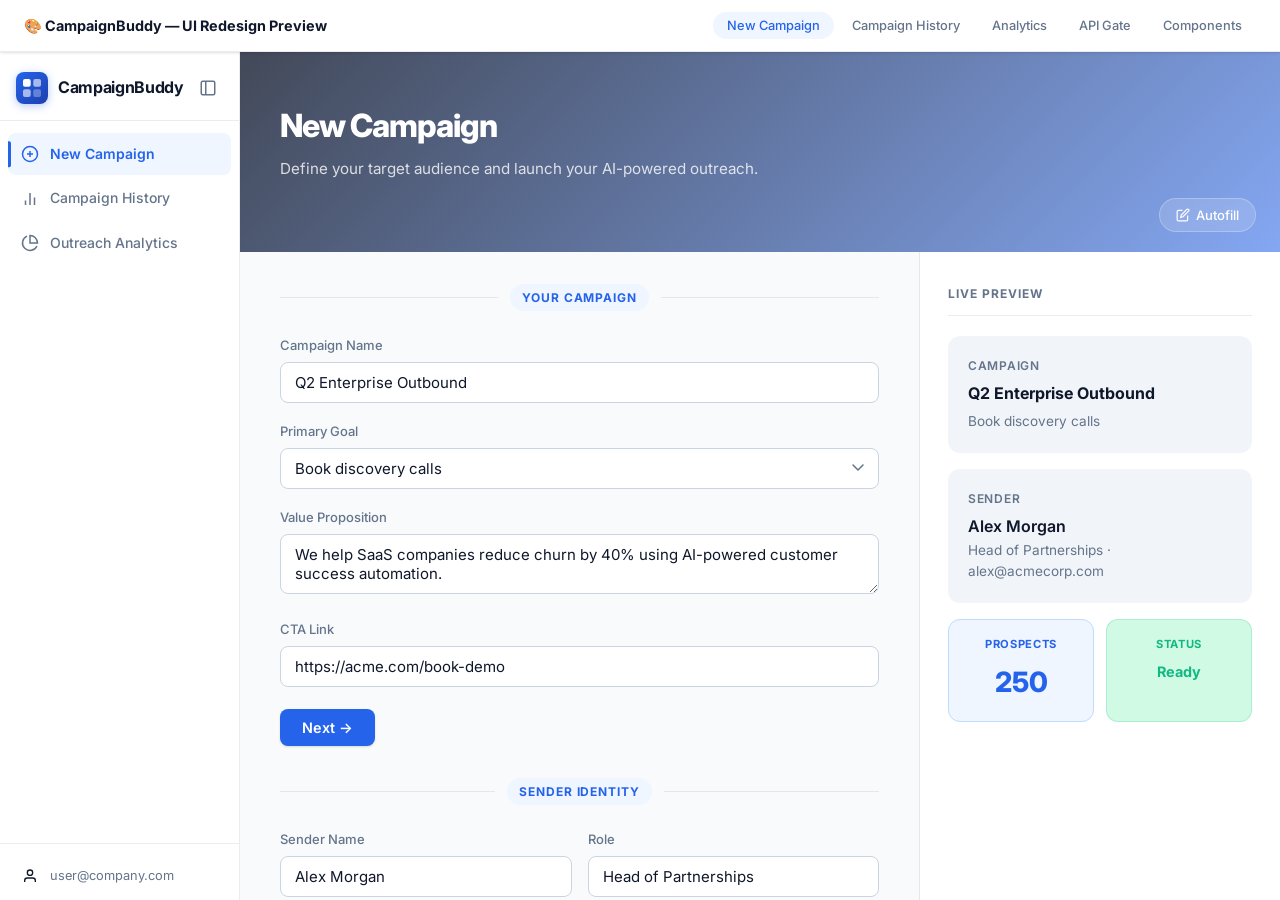
<file: new.html>
<!DOCTYPE html>
<html lang="en">
<head>
<meta charset="UTF-8"/>
<meta name="viewport" content="width=device-width, initial-scale=1.0"/>
<title>CampaignBuddy — UI Redesign Preview</title>
<link rel="preconnect" href="https://fonts.googleapis.com"/>
<link rel="preconnect" href="https://fonts.gstatic.com" crossorigin/>
<link href="https://fonts.googleapis.com/css2?family=Inter:wght@300;400;500;600;700;800&display=swap" rel="stylesheet"/>
<style>
:root {
  --primary: #2563eb; --primary-hover: #1d4ed8; --primary-light: #eff6ff; --primary-mid: #bfdbfe;
  --charcoal: #0f172a; --charcoal-80: rgba(15,23,42,.80); --charcoal-20: rgba(15,23,42,.20); --charcoal-08: rgba(15,23,42,.08);
  --slate: #64748b; --slate-light: #94a3b8; --slate-lighter: #cbd5e1;
  --white: #ffffff; --bg-main: #f8fafc; --warm-stone: #f1f5f9; --surface-2: #e2e8f0;
  --success: #10b981; --success-light: #d1fae5; --warning: #f59e0b; --warning-light: #fef3c7;
  --danger: #ef4444; --danger-light: #fee2e2;
  --font-sans: 'Inter', -apple-system, sans-serif;
  --radius-xs: 4px; --radius-sm: 8px; --radius-md: 12px; --radius-lg: 16px; --radius-xl: 24px; --radius-full: 9999px;
  --shadow-sm: 0 1px 3px rgba(0,0,0,.08), 0 1px 2px rgba(0,0,0,.06);
  --shadow-md: 0 4px 6px -1px rgba(0,0,0,.08), 0 2px 4px -1px rgba(0,0,0,.05);
  --shadow-lg: 0 10px 15px -3px rgba(0,0,0,.08), 0 4px 6px -2px rgba(0,0,0,.04);
  --shadow-xl: 0 20px 25px -5px rgba(0,0,0,.08), 0 10px 10px -5px rgba(0,0,0,.03);
  --transition-fast: 0.15s cubic-bezier(.4,0,.2,1);
}
*, *::before, *::after { box-sizing: border-box; }
html { scroll-behavior: smooth; }
body { font-family: var(--font-sans); background: var(--bg-main); color: var(--charcoal); line-height: 1.6; margin: 0; -webkit-font-smoothing: antialiased; }
a { text-decoration: none; color: inherit; }

/* ── Preview Layout ── */
.preview-wrapper { display: flex; height: 100vh; overflow: hidden; }

/* ── Sidebar ── */
.sidebar { width: 240px; min-width: 240px; height: 100vh; background: var(--white); border-right: 1px solid var(--charcoal-08); display: flex; flex-direction: column; box-shadow: var(--shadow-sm); }
.sidebar-header { display: flex; align-items: center; justify-content: space-between; padding: 20px 16px 16px; border-bottom: 1px solid var(--charcoal-08); min-height: 64px; }
.sidebar-logo { display: flex; align-items: center; gap: 10px; }
.logo-icon-dark { width: 32px; height: 32px; background: linear-gradient(135deg, var(--primary) 0%, #1e40af 100%); border-radius: var(--radius-sm); display: flex; align-items: center; justify-content: center; box-shadow: 0 2px 8px rgba(37,99,235,.35); }
.logo-icon-dark svg { display: block; }
.sidebar-logo-text { font-size: 1rem; font-weight: 700; color: var(--charcoal); letter-spacing: -.02em; }
.collapse-btn { background: transparent; border: none; padding: 6px; border-radius: var(--radius-xs); color: var(--slate); cursor: pointer; display: flex; align-items: center; transition: background var(--transition-fast); }
.collapse-btn:hover { background: var(--warm-stone); }
.sidebar-nav { flex: 1; padding: 12px 8px; display: flex; flex-direction: column; gap: 2px; }
.nav-item { display: flex; align-items: center; gap: 10px; padding: 10px 12px; border-radius: var(--radius-sm); color: var(--slate); font-size: .875rem; font-weight: 500; transition: all var(--transition-fast); position: relative; cursor: pointer; }
.nav-item:hover { background: var(--warm-stone); color: var(--primary); }
.nav-item.active { background: var(--primary-light); color: var(--primary); font-weight: 600; }
.nav-item .active-bar { position: absolute; left: 0; top: 50%; transform: translateY(-50%); width: 3px; height: 60%; background: var(--primary); border-radius: 0 2px 2px 0; opacity: 0; }
.nav-item.active .active-bar { opacity: 1; }
.nav-icon { width: 20px; height: 20px; display: flex; align-items: center; justify-content: center; flex-shrink: 0; }
.sidebar-footer { padding: 12px 8px 16px; border-top: 1px solid var(--charcoal-08); }
.user-row { display: flex; align-items: center; gap: 10px; padding: 10px 12px; }
.user-email { font-size: .8rem; color: var(--slate); }
.logout-btn { display: flex; align-items: center; gap: 10px; padding: 10px 12px; border-radius: var(--radius-sm); background: transparent; border: none; color: var(--slate); font-size: .875rem; font-weight: 500; width: 100%; cursor: pointer; transition: all var(--transition-fast); }
.logout-btn:hover { background: var(--danger-light); color: var(--danger); }

/* ── Main ── */
.main { flex: 1; overflow-y: auto; background: var(--bg-main); }

/* ── Parallax Header ── */
.parallax-header { position: relative; height: 200px; overflow: hidden; }
.parallax-bg { position: absolute; inset: 0; background-size: cover; background-position: center; }
.parallax-overlay { position: absolute; inset: 0; background: linear-gradient(135deg, rgba(15,23,42,.78) 0%, rgba(37,99,235,.55) 100%); }
.parallax-content { position: relative; z-index: 2; padding: 48px 40px 32px; }
.parallax-title { font-size: 2rem; font-weight: 800; color: white; margin: 0 0 6px; letter-spacing: -.03em; }
.parallax-subtitle { color: rgba(255,255,255,.8); font-size: .95rem; margin: 0; }
.autofill-btn { position: absolute; bottom: 20px; right: 24px; z-index: 3; display: inline-flex; align-items: center; gap: 6px; padding: 8px 16px; background: rgba(255,255,255,.15); backdrop-filter: blur(8px); color: white; border: 1px solid rgba(255,255,255,.25); border-radius: var(--radius-full); font-size: .8125rem; font-weight: 500; cursor: pointer; transition: all var(--transition-fast); font-family: var(--font-sans); }
.autofill-btn:hover { background: rgba(255,255,255,.28); }

/* ── Wizard Layout ── */
.wizard-layout { display: grid; grid-template-columns: 1fr 360px; min-height: calc(100vh - 200px); }
.wizard-form { padding: 32px 40px; border-right: 1px solid var(--charcoal-08); }
.wizard-preview { background: var(--white); padding: 32px 28px; }

/* ── Section Divider ── */
.section-divider { display: flex; align-items: center; gap: 12px; margin-bottom: 24px; }
.section-divider::before, .section-divider::after { content: ''; flex: 1; height: 1px; background: var(--charcoal-08); }
.section-label { font-size: .75rem; font-weight: 700; color: var(--primary); text-transform: uppercase; letter-spacing: .08em; padding: 4px 12px; background: var(--primary-light); border-radius: var(--radius-full); white-space: nowrap; }

/* ── Form Fields ── */
.form-field { margin-bottom: 18px; }
.form-field label { display: block; font-size: .8125rem; font-weight: 500; color: var(--slate); margin-bottom: 6px; }
.form-field input, .form-field select, .form-field textarea {
  width: 100%; padding: 10px 14px; border: 1px solid var(--slate-lighter); border-radius: var(--radius-sm);
  font-family: var(--font-sans); font-size: .9375rem; color: var(--charcoal); background: var(--white);
  transition: border-color var(--transition-fast), box-shadow var(--transition-fast); box-sizing: border-box;
}
.form-field input:focus, .form-field select:focus, .form-field textarea:focus { outline: none; border-color: var(--primary); box-shadow: 0 0 0 3px var(--primary-light); }
.form-field input::placeholder { color: var(--slate-light); }
.form-field select { appearance: none; background-image: url("data:image/svg+xml,%3Csvg xmlns='http://www.w3.org/2000/svg' width='12' height='8' viewBox='0 0 12 8'%3E%3Cpath d='M1 1l5 5 5-5' stroke='%2364748b' stroke-width='1.5' fill='none' stroke-linecap='round' stroke-linejoin='round'/%3E%3C/svg%3E"); background-repeat: no-repeat; background-position: right 14px center; padding-right: 36px; }
.form-row-2 { display: grid; grid-template-columns: 1fr 1fr; gap: 16px; }

/* ── Buttons ── */
.btn-primary { display: inline-flex; align-items: center; gap: 6px; padding: 10px 22px; background: var(--primary); color: white; border: none; border-radius: var(--radius-sm); font-weight: 600; font-size: .9rem; cursor: pointer; transition: all var(--transition-fast); box-shadow: var(--shadow-sm); font-family: var(--font-sans); }
.btn-primary:hover { background: var(--primary-hover); transform: translateY(-1px); box-shadow: var(--shadow-md); }
.btn-secondary { display: inline-flex; align-items: center; gap: 6px; padding: 10px 22px; background: var(--white); color: var(--slate); border: 1px solid var(--slate-lighter); border-radius: var(--radius-sm); font-weight: 500; font-size: .9rem; cursor: pointer; transition: all var(--transition-fast); font-family: var(--font-sans); }
.btn-secondary:hover { background: var(--warm-stone); color: var(--charcoal); }
.btn-launch { display: inline-flex; align-items: center; gap: 10px; padding: 14px 36px; background: linear-gradient(135deg, var(--primary) 0%, #1e40af 100%); color: white; border: none; border-radius: var(--radius-sm); font-weight: 700; font-size: 1rem; cursor: pointer; transition: all var(--transition-fast); box-shadow: 0 4px 14px rgba(37,99,235,.4); font-family: var(--font-sans); }
.btn-launch:hover { transform: translateY(-2px); box-shadow: 0 8px 20px rgba(37,99,235,.45); }
.btn-pill { display: inline-flex; align-items: center; gap: 6px; padding: 8px 18px; background: var(--primary-light); color: var(--primary); border: 1px solid var(--primary-mid); border-radius: var(--radius-full); font-size: .8125rem; font-weight: 600; cursor: pointer; transition: all var(--transition-fast); font-family: var(--font-sans); }
.btn-pill:hover { background: var(--primary); color: white; }

/* ── Report Header ── */
.report-header { padding: 32px 40px 24px; background: var(--white); border-bottom: 1px solid var(--charcoal-08); }
.report-title-row { display: flex; align-items: center; justify-content: space-between; gap: 16px; }
.report-title { font-size: 1.75rem; font-weight: 800; color: var(--charcoal); margin: 0 0 6px; letter-spacing: -.03em; }
.title-underline { width: 40px; height: 3px; background: linear-gradient(90deg, var(--primary), #60a5fa); border-radius: var(--radius-full); }
.breadcrumb-back { display: inline-flex; align-items: center; gap: 6px; font-size: .8125rem; font-weight: 500; color: var(--slate); margin-bottom: 16px; cursor: pointer; }
.breadcrumb-back:hover { color: var(--primary); }
.back-arrow { display: flex; align-items: center; width: 24px; height: 24px; border-radius: var(--radius-xs); background: var(--warm-stone); justify-content: center; }

/* ── Table ── */
.table-section { padding: 24px 40px 40px; }
.table-wrap { background: var(--white); border-radius: var(--radius-md); border: 1px solid var(--charcoal-08); box-shadow: var(--shadow-sm); overflow: hidden; }
.campaign-table { width: 100%; border-collapse: collapse; }
.campaign-table thead th { background: var(--warm-stone); color: var(--slate); font-size: .75rem; font-weight: 700; text-transform: uppercase; letter-spacing: .07em; padding: 14px 20px; text-align: left; border-bottom: 1px solid var(--charcoal-08); }
.campaign-table tbody td { padding: 16px 20px; font-size: .9rem; color: var(--charcoal); border-bottom: 1px solid var(--charcoal-08); vertical-align: middle; }
.campaign-table tbody tr:last-child td { border-bottom: none; }
.campaign-table tbody tr:hover { background: var(--bg-main); }

/* ── Realtime Badge ── */
.realtime-badge { display: inline-flex; align-items: center; gap: 6px; padding: 5px 12px; border-radius: var(--radius-full); font-size: .75rem; font-weight: 600; background: var(--success-light); color: var(--success); border: 1px solid rgba(16,185,129,.2); }
.realtime-dot { width: 7px; height: 7px; border-radius: 50%; background: var(--success); animation: pulse 2s infinite; }
@keyframes pulse { 0%,100%{opacity:1;transform:scale(1)} 50%{opacity:.6;transform:scale(1.3)} }

/* ── Stat Cards ── */
.stats-grid { display: grid; grid-template-columns: repeat(auto-fit, minmax(160px, 1fr)); gap: 16px; padding: 24px 40px; }
.stat-card { background: var(--white); border-radius: var(--radius-md); border: 1px solid var(--charcoal-08); box-shadow: var(--shadow-sm); padding: 24px 20px; text-align: center; transition: all var(--transition-fast); }
.stat-card:hover { box-shadow: var(--shadow-md); transform: translateY(-2px); border-color: var(--primary-mid); }
.stat-label { font-size: .75rem; font-weight: 600; text-transform: uppercase; letter-spacing: .06em; color: var(--slate); margin-bottom: 8px; }
.stat-value { font-size: 2rem; font-weight: 800; color: var(--charcoal); letter-spacing: -.03em; line-height: 1; }

/* ── SendGrid Gate ── */
.sg-gate { min-height: 100vh; display: flex; align-items: center; justify-content: center; padding: 32px; }
.sg-card { background: var(--white); border-radius: var(--radius-xl); box-shadow: var(--shadow-xl); border: 1px solid var(--charcoal-08); padding: 48px 40px; max-width: 480px; width: 100%; text-align: center; }
.sg-card h2 { font-size: 1.5rem; font-weight: 700; color: var(--charcoal); margin-bottom: 10px; letter-spacing: -.02em; }
.sg-card p { color: var(--slate); font-size: .95rem; margin-bottom: 28px; }
.sg-btns { display: flex; gap: 12px; justify-content: center; }
.sg-yes { padding: 12px 28px; background: var(--primary); color: white; border: none; border-radius: var(--radius-sm); font-weight: 600; font-size: .95rem; cursor: pointer; transition: all var(--transition-fast); box-shadow: var(--shadow-sm); font-family: var(--font-sans); }
.sg-yes:hover { background: var(--primary-hover); transform: translateY(-1px); }
.sg-no { padding: 12px 28px; background: var(--white); color: var(--slate); border: 1px solid var(--slate-lighter); border-radius: var(--radius-sm); font-weight: 600; font-size: .95rem; cursor: pointer; transition: all var(--transition-fast); font-family: var(--font-sans); }
.sg-no:hover { background: var(--warm-stone); }

/* ── Modal ── */
.modal-overlay { position: fixed; inset: 0; background: rgba(15,23,42,.5); backdrop-filter: blur(4px); z-index: 1000; display: flex; align-items: center; justify-content: center; padding: 24px; }
.modal { background: var(--white); border-radius: var(--radius-xl); box-shadow: var(--shadow-xl); padding: 40px; max-width: 440px; width: 100%; text-align: center; }
.modal-title { font-size: 1.25rem; font-weight: 700; color: var(--charcoal); margin-bottom: 12px; }
.modal-body { color: var(--slate); font-size: .9375rem; line-height: 1.6; margin-bottom: 28px; }
.modal-actions { display: flex; align-items: center; justify-content: center; gap: 12px; }
.check-circle { width: 64px; height: 64px; border-radius: 50%; background: var(--primary-light); display: flex; align-items: center; justify-content: center; margin: 0 auto 20px; border: 2px solid var(--primary-mid); }

/* ── Toast ── */
.toast { display: flex; align-items: flex-start; gap: 12px; padding: 14px 18px; background: var(--white); border-radius: var(--radius-md); box-shadow: var(--shadow-xl); border: 1px solid var(--charcoal-08); min-width: 300px; }
.toast.success { border-left: 4px solid var(--success); }
.toast.error { border-left: 4px solid var(--danger); }
.toast.info { border-left: 4px solid var(--primary); }
.toast-title { font-weight: 600; font-size: .9rem; margin-bottom: 2px; }
.toast-message { font-size: .85rem; color: var(--slate); }

/* ── Preview Sections ── */
.preview-section { padding: 40px; border-bottom: 1px solid var(--charcoal-08); }
.preview-section:last-child { border-bottom: none; }
.preview-section-title { font-size: 1.125rem; font-weight: 700; color: var(--charcoal); margin-bottom: 8px; }
.preview-section-desc { font-size: .875rem; color: var(--slate); margin-bottom: 24px; }
.component-row { display: flex; flex-wrap: wrap; gap: 12px; align-items: center; }

/* ── Color Palette ── */
.palette { display: flex; gap: 12px; flex-wrap: wrap; }
.swatch { display: flex; flex-direction: column; align-items: center; gap: 8px; }
.swatch-color { width: 56px; height: 56px; border-radius: var(--radius-sm); box-shadow: var(--shadow-sm); }
.swatch-label { font-size: .7rem; font-weight: 600; color: var(--slate); text-align: center; }

/* ── Scrollbar ── */
::-webkit-scrollbar { width: 6px; }
::-webkit-scrollbar-track { background: transparent; }
::-webkit-scrollbar-thumb { background: var(--slate-lighter); border-radius: 3px; }
::-webkit-scrollbar-thumb:hover { background: var(--slate-light); }

/* ── Page nav ── */
.page-nav { position: fixed; top: 0; left: 0; right: 0; z-index: 500; background: var(--white); border-bottom: 1px solid var(--charcoal-08); padding: 12px 24px; display: flex; align-items: center; justify-content: space-between; box-shadow: var(--shadow-sm); }
.page-nav-title { font-weight: 700; font-size: .9rem; color: var(--charcoal); }
.page-nav-tabs { display: flex; gap: 4px; }
.page-tab { padding: 6px 14px; border-radius: var(--radius-full); font-size: .8rem; font-weight: 500; cursor: pointer; border: none; background: transparent; color: var(--slate); transition: all var(--transition-fast); font-family: var(--font-sans); }
.page-tab.active, .page-tab:hover { background: var(--primary-light); color: var(--primary); }
.page-content { margin-top: 52px; }

/* ── Screens ── */
.screen { display: none; }
.screen.active { display: block; }
</style>
</head>
<body>

<!-- Top Navigation for Preview -->
<nav class="page-nav">
  <span class="page-nav-title">🎨 CampaignBuddy — UI Redesign Preview</span>
  <div class="page-nav-tabs">
    <button class="page-tab active" onclick="showScreen('screen-new-campaign')">New Campaign</button>
    <button class="page-tab" onclick="showScreen('screen-history')">Campaign History</button>
    <button class="page-tab" onclick="showScreen('screen-analytics')">Analytics</button>
    <button class="page-tab" onclick="showScreen('screen-gate')">API Gate</button>
    <button class="page-tab" onclick="showScreen('screen-components')">Components</button>
  </div>
</nav>

<div class="page-content">

  <!-- ── Screen 1: New Campaign ── -->
  <div id="screen-new-campaign" class="screen active">
    <div class="preview-wrapper" style="height: calc(100vh - 52px);">
      <!-- Sidebar -->
      <div class="sidebar">
        <div class="sidebar-header">
          <div class="sidebar-logo">
            <div class="logo-icon-dark">
              <svg width="18" height="18" viewBox="0 0 28 28" fill="none">
                <rect width="12" height="12" rx="3" fill="white"/>
                <rect x="16" width="12" height="12" rx="3" fill="white" opacity="0.6"/>
                <rect y="16" width="12" height="12" rx="3" fill="white" opacity="0.6"/>
                <rect x="16" y="16" width="12" height="12" rx="3" fill="white" opacity="0.3"/>
              </svg>
            </div>
            <span class="sidebar-logo-text">CampaignBuddy</span>
          </div>
          <button class="collapse-btn">
            <svg width="18" height="18" viewBox="0 0 24 24" fill="none" stroke="currentColor" stroke-width="2"><rect x="3" y="3" width="18" height="18" rx="2"/><path d="M9 3v18"/></svg>
          </button>
        </div>
        <nav class="sidebar-nav">
          <div class="nav-item active">
            <span class="nav-icon"><svg width="18" height="18" viewBox="0 0 24 24" fill="none" stroke="currentColor" stroke-width="2"><circle cx="12" cy="12" r="10"/><line x1="12" y1="8" x2="12" y2="16"/><line x1="8" y1="12" x2="16" y2="12"/></svg></span>
            <span>New Campaign</span>
            <span class="active-bar"></span>
          </div>
          <div class="nav-item">
            <span class="nav-icon"><svg width="18" height="18" viewBox="0 0 24 24" fill="none" stroke="currentColor" stroke-width="2"><line x1="18" y1="20" x2="18" y2="10"/><line x1="12" y1="20" x2="12" y2="4"/><line x1="6" y1="20" x2="6" y2="14"/></svg></span>
            <span>Campaign History</span>
          </div>
          <div class="nav-item">
            <span class="nav-icon"><svg width="18" height="18" viewBox="0 0 24 24" fill="none" stroke="currentColor" stroke-width="2"><path d="M21.21 15.89A10 10 0 1 1 8 2.83"/><path d="M22 12A10 10 0 0 0 12 2v10z"/></svg></span>
            <span>Outreach Analytics</span>
          </div>
        </nav>
        <div class="sidebar-footer">
          <div class="user-row">
            <span class="nav-icon"><svg width="16" height="16" viewBox="0 0 24 24" fill="none" stroke="currentColor" stroke-width="2"><path d="M20 21v-2a4 4 0 0 0-4-4H8a4 4 0 0 0-4 4v2"/><circle cx="12" cy="7" r="4"/></svg></span>
            <span class="user-email">user@company.com</span>
          </div>
          <button class="logout-btn">
            <span class="nav-icon"><svg width="18" height="18" viewBox="0 0 24 24" fill="none" stroke="currentColor" stroke-width="2"><path d="M9 21H5a2 2 0 0 1-2-2V5a2 2 0 0 1 2-2h4"/><polyline points="16 17 21 12 16 7"/><line x1="21" y1="12" x2="9" y2="12"/></svg></span>
            Sign Out
          </button>
        </div>
      </div>

      <!-- Main Content -->
      <div class="main">
        <!-- Parallax Header -->
        <div class="parallax-header">
          <div class="parallax-bg" style="background-image: url('https://images.unsplash.com/photo-1497366216548-37526070297c?w=1400&q=80&auto=format&fit=crop');"></div>
          <div class="parallax-overlay"></div>
          <div class="parallax-content">
            <h1 class="parallax-title">New Campaign</h1>
            <p class="parallax-subtitle">Define your target audience and launch your AI-powered outreach.</p>
          </div>
          <button class="autofill-btn">
            <svg width="14" height="14" viewBox="0 0 24 24" fill="none" stroke="currentColor" stroke-width="2"><path d="M11 4H4a2 2 0 0 0-2 2v14a2 2 0 0 0 2 2h14a2 2 0 0 0 2-2v-7"/><path d="M18.5 2.5a2.121 2.121 0 0 1 3 3L12 15l-4 1 1-4 9.5-9.5z"/></svg>
            Autofill
          </button>
        </div>

        <!-- Wizard -->
        <div class="wizard-layout">
          <div class="wizard-form">
            <!-- Step 1 -->
            <div class="section-divider"><span class="section-label">Your Campaign</span></div>
            <div class="form-field">
              <label>Campaign Name</label>
              <input type="text" placeholder="e.g. Q2 Enterprise Outbound" value="Q2 Enterprise Outbound"/>
            </div>
            <div class="form-field">
              <label>Primary Goal</label>
              <select><option>Book discovery calls</option></select>
            </div>
            <div class="form-field">
              <label>Value Proposition</label>
              <textarea rows="2" placeholder="Describe the value proposition...">We help SaaS companies reduce churn by 40% using AI-powered customer success automation.</textarea>
            </div>
            <div class="form-field">
              <label>CTA Link</label>
              <input type="url" placeholder="https://example.com/book-demo" value="https://acme.com/book-demo"/>
            </div>
            <button class="btn-primary" style="margin-top:4px;">Next →</button>

            <div style="margin-top:32px;">
              <div class="section-divider"><span class="section-label">Sender Identity</span></div>
              <div class="form-row-2">
                <div class="form-field">
                  <label>Sender Name</label>
                  <input type="text" value="Alex Morgan"/>
                </div>
                <div class="form-field">
                  <label>Role</label>
                  <input type="text" value="Head of Partnerships"/>
                </div>
              </div>
              <div class="form-field">
                <label>Sending Email</label>
                <input type="email" value="alex@acmecorp.com"/>
              </div>
            </div>

            <div style="margin-top:32px;">
              <div class="section-divider"><span class="section-label">Campaign Scale</span></div>
              <div class="form-field">
                <label>Number of Prospects</label>
                <input type="number" value="250"/>
              </div>
              <button class="btn-launch" style="margin-top:16px;">
                <span>Launch Campaign</span>
                <svg width="18" height="18" viewBox="0 0 24 24" fill="none" stroke="currentColor" stroke-width="2.5"><line x1="5" y1="12" x2="19" y2="12"/><polyline points="12 5 19 12 12 19"/></svg>
              </button>
            </div>
          </div>

          <!-- Preview Panel -->
          <div class="wizard-preview">
            <div style="font-size:.75rem;font-weight:700;text-transform:uppercase;letter-spacing:.08em;color:var(--slate);margin-bottom:20px;padding-bottom:12px;border-bottom:1px solid var(--charcoal-08);">Live Preview</div>
            <div style="background:var(--warm-stone);border-radius:var(--radius-md);padding:20px;margin-bottom:16px;">
              <div style="font-size:.75rem;font-weight:600;text-transform:uppercase;letter-spacing:.06em;color:var(--slate);margin-bottom:6px;">Campaign</div>
              <div style="font-weight:700;color:var(--charcoal);font-size:1rem;">Q2 Enterprise Outbound</div>
              <div style="font-size:.85rem;color:var(--slate);margin-top:4px;">Book discovery calls</div>
            </div>
            <div style="background:var(--warm-stone);border-radius:var(--radius-md);padding:20px;margin-bottom:16px;">
              <div style="font-size:.75rem;font-weight:600;text-transform:uppercase;letter-spacing:.06em;color:var(--slate);margin-bottom:6px;">Sender</div>
              <div style="font-weight:600;color:var(--charcoal);">Alex Morgan</div>
              <div style="font-size:.85rem;color:var(--slate);">Head of Partnerships · alex@acmecorp.com</div>
            </div>
            <div style="display:grid;grid-template-columns:1fr 1fr;gap:12px;">
              <div style="background:var(--primary-light);border-radius:var(--radius-md);padding:16px;text-align:center;border:1px solid var(--primary-mid);">
                <div style="font-size:.7rem;font-weight:700;text-transform:uppercase;letter-spacing:.06em;color:var(--primary);margin-bottom:6px;">Prospects</div>
                <div style="font-size:1.75rem;font-weight:800;color:var(--primary);">250</div>
              </div>
              <div style="background:var(--success-light);border-radius:var(--radius-md);padding:16px;text-align:center;border:1px solid rgba(16,185,129,.2);">
                <div style="font-size:.7rem;font-weight:700;text-transform:uppercase;letter-spacing:.06em;color:var(--success);margin-bottom:6px;">Status</div>
                <div style="font-size:.9rem;font-weight:700;color:var(--success);">Ready</div>
              </div>
            </div>
          </div>
        </div>
      </div>
    </div>
  </div>

  <!-- ── Screen 2: Campaign History ── -->
  <div id="screen-history" class="screen">
    <div class="preview-wrapper" style="height: calc(100vh - 52px);">
      <div class="sidebar">
        <div class="sidebar-header">
          <div class="sidebar-logo">
            <div class="logo-icon-dark"><svg width="18" height="18" viewBox="0 0 28 28" fill="none"><rect width="12" height="12" rx="3" fill="white"/><rect x="16" width="12" height="12" rx="3" fill="white" opacity="0.6"/><rect y="16" width="12" height="12" rx="3" fill="white" opacity="0.6"/><rect x="16" y="16" width="12" height="12" rx="3" fill="white" opacity="0.3"/></svg></div>
            <span class="sidebar-logo-text">CampaignBuddy</span>
          </div>
        </div>
        <nav class="sidebar-nav">
          <div class="nav-item"><span class="nav-icon"><svg width="18" height="18" viewBox="0 0 24 24" fill="none" stroke="currentColor" stroke-width="2"><circle cx="12" cy="12" r="10"/><line x1="12" y1="8" x2="12" y2="16"/><line x1="8" y1="12" x2="16" y2="12"/></svg></span><span>New Campaign</span></div>
          <div class="nav-item active"><span class="nav-icon"><svg width="18" height="18" viewBox="0 0 24 24" fill="none" stroke="currentColor" stroke-width="2"><line x1="18" y1="20" x2="18" y2="10"/><line x1="12" y1="20" x2="12" y2="4"/><line x1="6" y1="20" x2="6" y2="14"/></svg></span><span>Campaign History</span><span class="active-bar"></span></div>
          <div class="nav-item"><span class="nav-icon"><svg width="18" height="18" viewBox="0 0 24 24" fill="none" stroke="currentColor" stroke-width="2"><path d="M21.21 15.89A10 10 0 1 1 8 2.83"/><path d="M22 12A10 10 0 0 0 12 2v10z"/></svg></span><span>Outreach Analytics</span></div>
        </nav>
        <div class="sidebar-footer">
          <div class="user-row"><span class="nav-icon"><svg width="16" height="16" viewBox="0 0 24 24" fill="none" stroke="currentColor" stroke-width="2"><path d="M20 21v-2a4 4 0 0 0-4-4H8a4 4 0 0 0-4 4v2"/><circle cx="12" cy="7" r="4"/></svg></span><span class="user-email">user@company.com</span></div>
          <button class="logout-btn"><span class="nav-icon"><svg width="18" height="18" viewBox="0 0 24 24" fill="none" stroke="currentColor" stroke-width="2"><path d="M9 21H5a2 2 0 0 1-2-2V5a2 2 0 0 1 2-2h4"/><polyline points="16 17 21 12 16 7"/><line x1="21" y1="12" x2="9" y2="12"/></svg></span>Sign Out</button>
        </div>
      </div>
      <div class="main">
        <div class="report-header">
          <div class="breadcrumb-back">
            <span class="back-arrow"><svg width="14" height="14" viewBox="0 0 24 24" fill="none" stroke="currentColor" stroke-width="2"><polyline points="15 18 9 12 15 6"/></svg></span>
            New Campaign
          </div>
          <div class="report-title-row">
            <div>
              <div class="report-title">Campaign History</div>
              <div class="title-underline"></div>
            </div>
            <button class="btn-pill">
              <svg width="14" height="14" viewBox="0 0 24 24" fill="none" stroke="currentColor" stroke-width="2"><polyline points="23 4 23 10 17 10"/><polyline points="1 20 1 14 7 14"/><path d="M3.51 9a9 9 0 0 1 14.85-3.36L23 10M1 14l4.64 4.36A9 9 0 0 0 20.49 15"/></svg>
              Refresh
            </button>
          </div>
        </div>
        <div class="table-section">
          <div class="table-wrap">
            <table class="campaign-table">
              <thead>
                <tr><th>Campaign Name</th><th>Sent</th><th></th></tr>
              </thead>
              <tbody>
                <tr>
                  <td><strong>Q2 Enterprise Outbound</strong></td>
                  <td><span style="background:var(--success-light);color:var(--success);padding:3px 10px;border-radius:var(--radius-full);font-size:.8rem;font-weight:600;">247 emails</span></td>
                  <td><button class="btn-pill">View Detail</button></td>
                </tr>
                <tr>
                  <td><strong>SaaS Founders Outreach</strong></td>
                  <td><span style="background:var(--success-light);color:var(--success);padding:3px 10px;border-radius:var(--radius-full);font-size:.8rem;font-weight:600;">183 emails</span></td>
                  <td><button class="btn-pill">View Detail</button></td>
                </tr>
                <tr>
                  <td><strong>FinTech Decision Makers</strong></td>
                  <td><span style="background:var(--primary-light);color:var(--primary);padding:3px 10px;border-radius:var(--radius-full);font-size:.8rem;font-weight:600;">In Progress</span></td>
                  <td><button class="btn-pill">View Detail</button></td>
                </tr>
                <tr>
                  <td><strong>Healthcare CTO Blitz</strong></td>
                  <td><span style="background:var(--success-light);color:var(--success);padding:3px 10px;border-radius:var(--radius-full);font-size:.8rem;font-weight:600;">312 emails</span></td>
                  <td><button class="btn-pill">View Detail</button></td>
                </tr>
              </tbody>
            </table>
          </div>
        </div>
      </div>
    </div>
  </div>

  <!-- ── Screen 3: Analytics ── -->
  <div id="screen-analytics" class="screen">
    <div class="preview-wrapper" style="height: calc(100vh - 52px);">
      <div class="sidebar">
        <div class="sidebar-header">
          <div class="sidebar-logo">
            <div class="logo-icon-dark"><svg width="18" height="18" viewBox="0 0 28 28" fill="none"><rect width="12" height="12" rx="3" fill="white"/><rect x="16" width="12" height="12" rx="3" fill="white" opacity="0.6"/><rect y="16" width="12" height="12" rx="3" fill="white" opacity="0.6"/><rect x="16" y="16" width="12" height="12" rx="3" fill="white" opacity="0.3"/></svg></div>
            <span class="sidebar-logo-text">CampaignBuddy</span>
          </div>
        </div>
        <nav class="sidebar-nav">
          <div class="nav-item"><span class="nav-icon"><svg width="18" height="18" viewBox="0 0 24 24" fill="none" stroke="currentColor" stroke-width="2"><circle cx="12" cy="12" r="10"/><line x1="12" y1="8" x2="12" y2="16"/><line x1="8" y1="12" x2="16" y2="12"/></svg></span><span>New Campaign</span></div>
          <div class="nav-item"><span class="nav-icon"><svg width="18" height="18" viewBox="0 0 24 24" fill="none" stroke="currentColor" stroke-width="2"><line x1="18" y1="20" x2="18" y2="10"/><line x1="12" y1="20" x2="12" y2="4"/><line x1="6" y1="20" x2="6" y2="14"/></svg></span><span>Campaign History</span></div>
          <div class="nav-item active"><span class="nav-icon"><svg width="18" height="18" viewBox="0 0 24 24" fill="none" stroke="currentColor" stroke-width="2"><path d="M21.21 15.89A10 10 0 1 1 8 2.83"/><path d="M22 12A10 10 0 0 0 12 2v10z"/></svg></span><span>Outreach Analytics</span><span class="active-bar"></span></div>
        </nav>
        <div class="sidebar-footer">
          <div class="user-row"><span class="nav-icon"><svg width="16" height="16" viewBox="0 0 24 24" fill="none" stroke="currentColor" stroke-width="2"><path d="M20 21v-2a4 4 0 0 0-4-4H8a4 4 0 0 0-4 4v2"/><circle cx="12" cy="7" r="4"/></svg></span><span class="user-email">user@company.com</span></div>
          <button class="logout-btn"><span class="nav-icon"><svg width="18" height="18" viewBox="0 0 24 24" fill="none" stroke="currentColor" stroke-width="2"><path d="M9 21H5a2 2 0 0 1-2-2V5a2 2 0 0 1 2-2h4"/><polyline points="16 17 21 12 16 7"/><line x1="21" y1="12" x2="9" y2="12"/></svg></span>Sign Out</button>
        </div>
      </div>
      <div class="main">
        <div class="report-header">
          <div class="report-title-row">
            <div>
              <div class="report-title">Outreach Analytics</div>
              <div class="title-underline"></div>
            </div>
            <div style="display:flex;align-items:center;gap:8px;">
              <label style="font-size:.8125rem;color:var(--slate);font-weight:500;">Campaign:</label>
              <select style="padding:9px 36px 9px 14px;border:1px solid var(--slate-lighter);border-radius:var(--radius-sm);font-size:.875rem;font-family:var(--font-sans);background:var(--white);color:var(--charcoal);min-width:220px;cursor:pointer;appearance:none;background-image:url('data:image/svg+xml,%3Csvg xmlns=\'http://www.w3.org/2000/svg\' width=\'12\' height=\'8\' viewBox=\'0 0 12 8\'%3E%3Cpath d=\'M1 1l5 5 5-5\' stroke=\'%2364748b\' stroke-width=\'1.5\' fill=\'none\' stroke-linecap=\'round\' stroke-linejoin=\'round\'/%3E%3C/svg%3E');background-repeat:no-repeat;background-position:right 14px center;">
                <option>Q2 Enterprise Outbound</option>
              </select>
            </div>
          </div>
        </div>
        <div class="stats-grid">
          <div class="stat-card"><div class="stat-label">Delivered</div><div class="stat-value" style="color:var(--primary);">247</div></div>
          <div class="stat-card"><div class="stat-label">Opens</div><div class="stat-value" style="color:var(--success);">89</div></div>
          <div class="stat-card"><div class="stat-label">Clicks</div><div class="stat-value" style="color:var(--warning);">34</div></div>
          <div class="stat-card"><div class="stat-label">Bounces</div><div class="stat-value" style="color:var(--danger);">3</div></div>
          <div class="stat-card"><div class="stat-label">Spam Reports</div><div class="stat-value">0</div></div>
          <div class="stat-card"><div class="stat-label">Unsubscribes</div><div class="stat-value">2</div></div>
          <div class="stat-card"><div class="stat-label">Blocks</div><div class="stat-value">1</div></div>
        </div>
      </div>
    </div>
  </div>

  <!-- ── Screen 4: API Gate ── -->
  <div id="screen-gate" class="screen">
    <div class="sg-gate" style="height:calc(100vh - 52px);">
      <div class="sg-card">
        <div style="width:56px;height:56px;border-radius:var(--radius-md);background:linear-gradient(135deg,var(--primary) 0%,#1e40af 100%);display:flex;align-items:center;justify-content:center;margin:0 auto 20px;box-shadow:0 4px 14px rgba(37,99,235,.35);">
          <svg width="28" height="28" viewBox="0 0 24 24" fill="none" stroke="white" stroke-width="2"><path d="M21 2l-2 2m-7.61 7.61a5.5 5.5 0 1 1-7.778 7.778 5.5 5.5 0 0 1 7.777-7.777zm0 0L15.5 7.5m0 0l3 3L22 7l-3-3m-3.5 3.5L19 4"/></svg>
        </div>
        <h2>Do you have a SendGrid API Key?</h2>
        <p>A SendGrid API key is required to send campaign emails. It only takes a minute to set up.</p>
        <div class="sg-btns">
          <button class="sg-yes">Yes, I have one</button>
          <button class="sg-no">No, get one</button>
        </div>
        <div style="margin-top:24px;text-align:left;">
          <label style="display:block;font-size:.875rem;font-weight:500;color:var(--slate);margin-bottom:8px;">Enter your SendGrid API Key</label>
          <input type="text" placeholder="SG.xxxxxxxxxxxxxxxx" style="width:100%;padding:11px 14px;border:1px solid var(--slate-lighter);border-radius:var(--radius-sm);font-size:.95rem;color:var(--charcoal);background:var(--white);box-sizing:border-box;font-family:var(--font-sans);"/>
          <button class="sg-yes" style="margin-top:14px;width:100%;">Continue →</button>
        </div>
      </div>
    </div>
  </div>

  <!-- ── Screen 5: Components ── -->
  <div id="screen-components" class="screen">
    <div style="max-width:900px;margin:0 auto;padding:40px;">

      <!-- Color Palette -->
      <div class="preview-section" style="border:1px solid var(--charcoal-08);border-radius:var(--radius-lg);margin-bottom:24px;background:var(--white);">
        <div class="preview-section-title">Color Palette</div>
        <div class="preview-section-desc">Enterprise-grade color system with clear semantic meaning.</div>
        <div class="palette">
          <div class="swatch"><div class="swatch-color" style="background:#2563eb;"></div><div class="swatch-label">Primary<br/>#2563EB</div></div>
          <div class="swatch"><div class="swatch-color" style="background:#1d4ed8;"></div><div class="swatch-label">Primary Hover<br/>#1D4ED8</div></div>
          <div class="swatch"><div class="swatch-color" style="background:#eff6ff;border:1px solid #bfdbfe;"></div><div class="swatch-label">Primary Light<br/>#EFF6FF</div></div>
          <div class="swatch"><div class="swatch-color" style="background:#0f172a;"></div><div class="swatch-label">Charcoal<br/>#0F172A</div></div>
          <div class="swatch"><div class="swatch-color" style="background:#64748b;"></div><div class="swatch-label">Slate<br/>#64748B</div></div>
          <div class="swatch"><div class="swatch-color" style="background:#f8fafc;border:1px solid #e2e8f0;"></div><div class="swatch-label">BG Main<br/>#F8FAFC</div></div>
          <div class="swatch"><div class="swatch-color" style="background:#f1f5f9;border:1px solid #e2e8f0;"></div><div class="swatch-label">Warm Stone<br/>#F1F5F9</div></div>
          <div class="swatch"><div class="swatch-color" style="background:#10b981;"></div><div class="swatch-label">Success<br/>#10B981</div></div>
          <div class="swatch"><div class="swatch-color" style="background:#f59e0b;"></div><div class="swatch-label">Warning<br/>#F59E0B</div></div>
          <div class="swatch"><div class="swatch-color" style="background:#ef4444;"></div><div class="swatch-label">Danger<br/>#EF4444</div></div>
        </div>
      </div>

      <!-- Buttons -->
      <div class="preview-section" style="border:1px solid var(--charcoal-08);border-radius:var(--radius-lg);margin-bottom:24px;background:var(--white);">
        <div class="preview-section-title">Buttons</div>
        <div class="preview-section-desc">All button variants with hover states and consistent sizing.</div>
        <div class="component-row">
          <button class="btn-primary">Primary Action</button>
          <button class="btn-secondary">Secondary</button>
          <button class="btn-pill">Pill Button</button>
          <button class="btn-launch">Launch Campaign <svg width="16" height="16" viewBox="0 0 24 24" fill="none" stroke="currentColor" stroke-width="2.5"><line x1="5" y1="12" x2="19" y2="12"/><polyline points="12 5 19 12 12 19"/></svg></button>
          <button style="padding:10px 22px;background:var(--danger);color:white;border:none;border-radius:var(--radius-sm);font-weight:600;font-size:.9rem;cursor:pointer;font-family:var(--font-sans);">Delete</button>
          <button style="padding:10px 22px;background:var(--success);color:white;border:none;border-radius:var(--radius-sm);font-weight:600;font-size:.9rem;cursor:pointer;font-family:var(--font-sans);">Re-run</button>
        </div>
      </div>

      <!-- Form Fields -->
      <div class="preview-section" style="border:1px solid var(--charcoal-08);border-radius:var(--radius-lg);margin-bottom:24px;background:var(--white);">
        <div class="preview-section-title">Form Fields</div>
        <div class="preview-section-desc">Clean inputs with focus states and validation indicators.</div>
        <div style="display:grid;grid-template-columns:1fr 1fr;gap:16px;">
          <div class="form-field"><label>Text Input</label><input type="text" placeholder="Enter value..."/></div>
          <div class="form-field"><label>Select Dropdown</label><select><option>Select an option</option><option>Book discovery calls</option><option>Generate warm leads</option></select></div>
          <div class="form-field"><label>Email Input</label><input type="email" placeholder="user@example.com"/></div>
          <div class="form-field"><label>Number Input</label><input type="number" value="250"/></div>
          <div class="form-field" style="grid-column:span 2;"><label>Textarea</label><textarea rows="3" placeholder="Enter detailed description..."></textarea></div>
        </div>
      </div>

      <!-- Toasts -->
      <div class="preview-section" style="border:1px solid var(--charcoal-08);border-radius:var(--radius-lg);margin-bottom:24px;background:var(--white);">
        <div class="preview-section-title">Toast Notifications</div>
        <div class="preview-section-desc">Contextual feedback messages with semantic color coding.</div>
        <div style="display:flex;flex-direction:column;gap:10px;max-width:420px;">
          <div class="toast success">
            <span style="color:var(--success);font-size:1.1rem;">✓</span>
            <div><div class="toast-title" style="color:var(--success);">Campaign Launched</div><div class="toast-message">Your campaign is now live and reaching prospects.</div></div>
          </div>
          <div class="toast error">
            <span style="color:var(--danger);font-size:1.1rem;">✕</span>
            <div><div class="toast-title" style="color:var(--danger);">Error</div><div class="toast-message">API key must start with SG.</div></div>
          </div>
          <div class="toast info">
            <span style="color:var(--primary);font-size:1.1rem;">ℹ</span>
            <div><div class="toast-title" style="color:var(--primary);">Processing</div><div class="toast-message">AI is generating personalized emails for 250 prospects.</div></div>
          </div>
        </div>
      </div>

      <!-- Typography -->
      <div class="preview-section" style="border:1px solid var(--charcoal-08);border-radius:var(--radius-lg);margin-bottom:24px;background:var(--white);">
        <div class="preview-section-title">Typography — Inter Font</div>
        <div class="preview-section-desc">Consistent type scale with clear visual hierarchy.</div>
        <div style="display:flex;flex-direction:column;gap:12px;">
          <div style="font-size:2rem;font-weight:800;color:var(--charcoal);letter-spacing:-.03em;">Display / Page Title — 800</div>
          <div style="font-size:1.5rem;font-weight:700;color:var(--charcoal);letter-spacing:-.02em;">Section Heading — 700</div>
          <div style="font-size:1.125rem;font-weight:600;color:var(--charcoal);">Card Title — 600</div>
          <div style="font-size:1rem;font-weight:500;color:var(--charcoal);">Body Text — 500</div>
          <div style="font-size:.875rem;font-weight:400;color:var(--slate);">Secondary / Label — 400</div>
          <div style="font-size:.75rem;font-weight:700;color:var(--primary);text-transform:uppercase;letter-spacing:.08em;">Caption / Badge — 700 Uppercase</div>
        </div>
      </div>

    </div>
  </div>

</div>

<script>
function showScreen(id) {
  document.querySelectorAll('.screen').forEach(s => s.classList.remove('active'));
  document.querySelectorAll('.page-tab').forEach(t => t.classList.remove('active'));
  document.getElementById(id).classList.add('active');
  event.target.classList.add('active');
}
</script>
</body>
</html>
</file>
